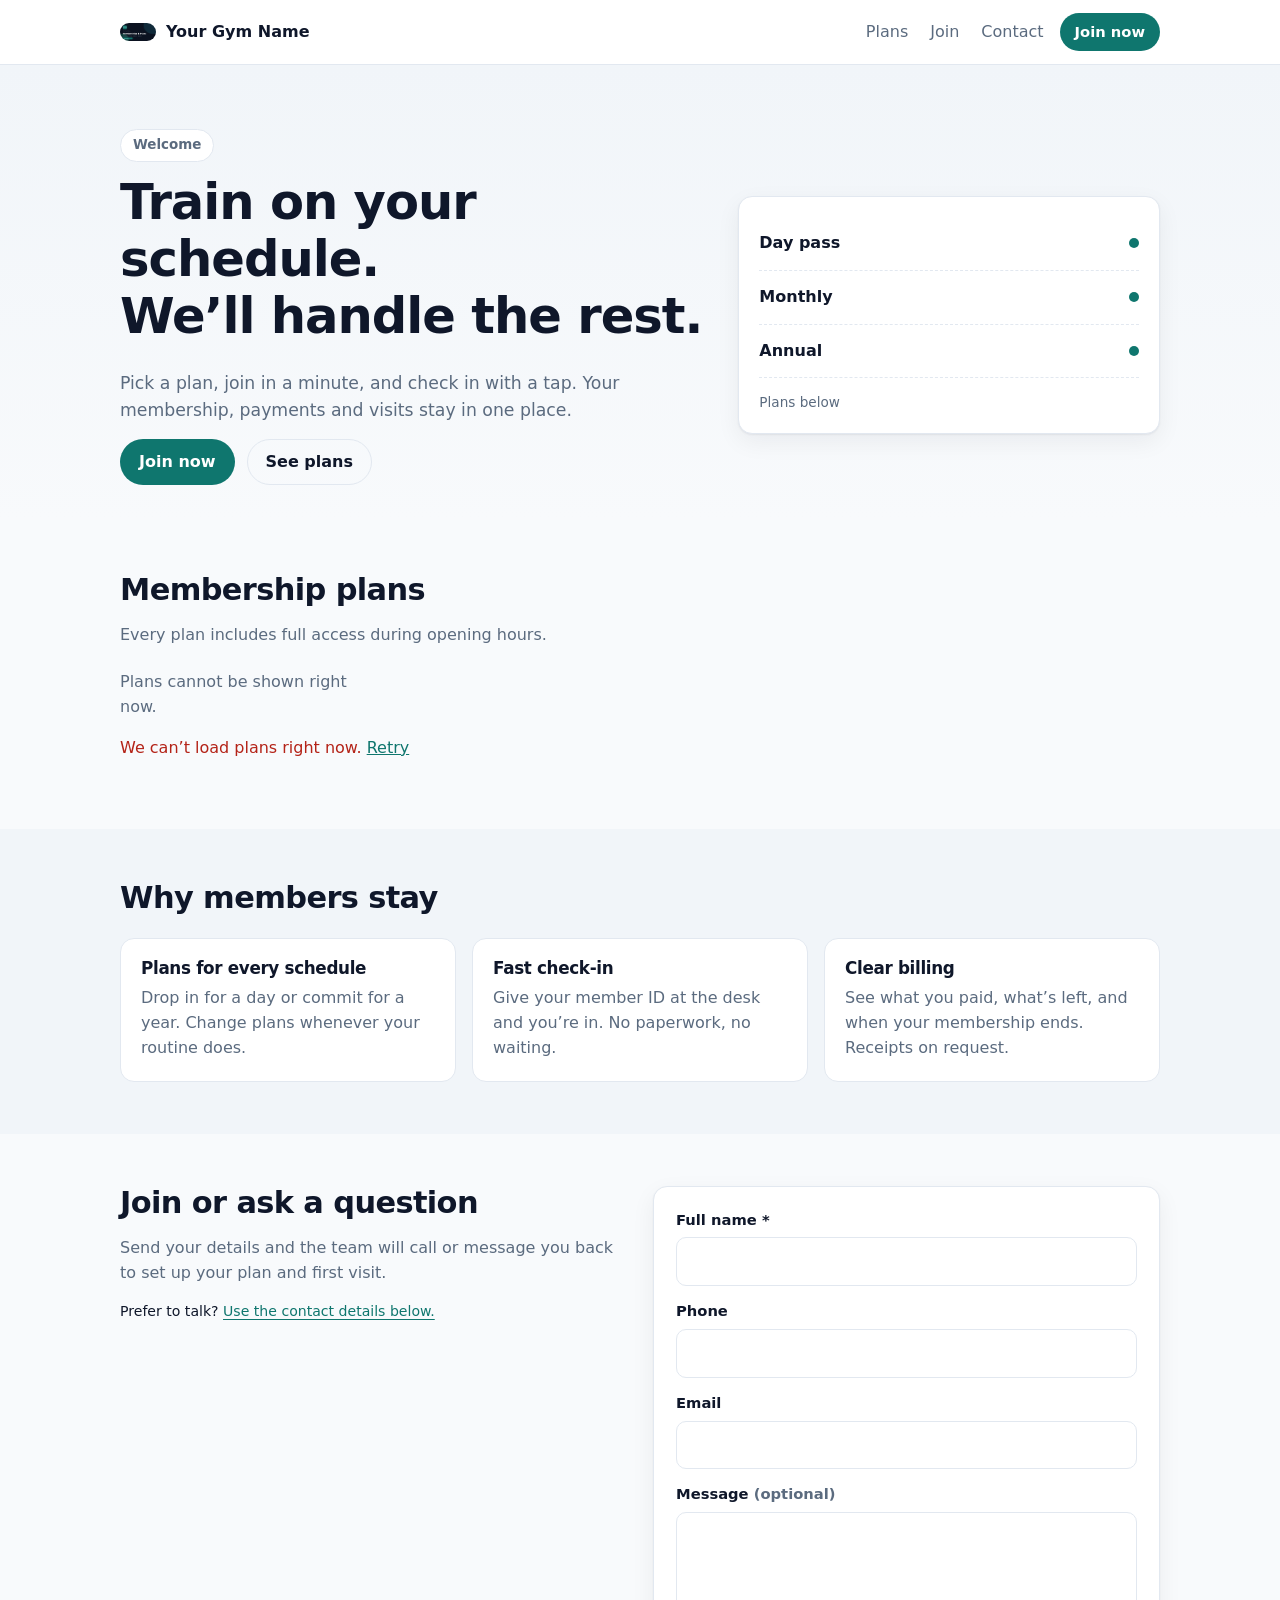
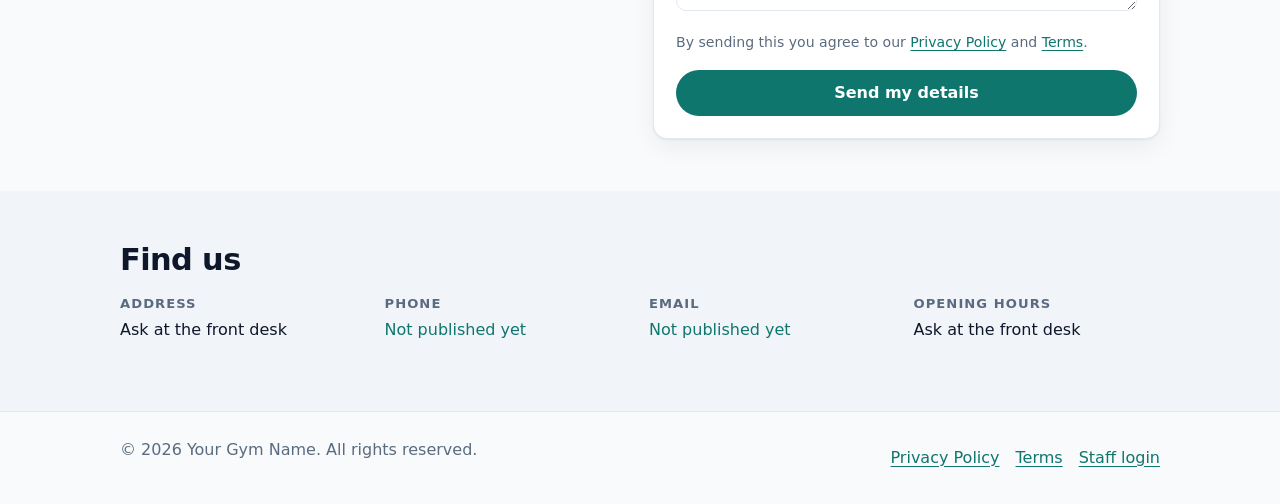
<file: index.html>
<!DOCTYPE html>
<html lang="en">
<head>
  <meta charset="utf-8" />
  <meta name="viewport" content="width=device-width, initial-scale=1" />
  <title>Memberships &amp; Plans | Gym</title>
  <meta name="description" content="See membership plans, opening hours and join the gym. Ask a question or reserve your spot online." />
  <meta name="theme-color" content="#0f172a" />

  <meta property="og:type" content="website" />
  <meta property="og:title" content="Memberships &amp; Plans | Gym" />
  <meta property="og:description" content="Flexible day, monthly and annual memberships. Join online in a minute." />
  <meta property="og:image" content="/og-image.png" />
  <meta property="og:url" content="/" />
  <meta name="twitter:card" content="summary_large_image" />

  <link rel="icon" href="/favicon.ico" sizes="any" />
  <link rel="icon" href="/favicon.svg" type="image/svg+xml" />
  <link rel="apple-touch-icon" href="/apple-touch-icon.png" />

  <link rel="stylesheet" href="/styles.css" />
</head>
<body>
  <a class="skip" href="#main">Skip to content</a>

  <header class="site-header">
    <div class="wrap header-inner">
      <a class="brand" href="/" aria-label="Home">
        <img id="brand-logo" class="brand-logo" src="/og-image.png" alt="" width="36" height="36" />
        <span id="brand-name">Your Gym Name</span>
      </a>
      <nav aria-label="Main">
        <ul class="nav-list">
          <li><a href="#plans">Plans</a></li>
          <li><a href="#join">Join</a></li>
          <li><a href="#contact">Contact</a></li>
        </ul>
      </nav>
      <a class="btn btn-primary btn-sm" href="#join">Join now</a>
    </div>
  </header>

  <main id="main">
    <section class="hero">
      <div class="wrap hero-inner">
        <div class="hero-copy">
          <p class="eyebrow" id="hero-hours">Opening hours loading…</p>
          <h1>Train on your schedule.<br />We&rsquo;ll handle the rest.</h1>
          <p class="lede">
            Pick a plan, join in a minute, and check in with a tap. Your membership,
            payments and visits stay in one place.
          </p>
          <div class="hero-actions">
            <a class="btn btn-primary" href="#join">Join now</a>
            <a class="btn btn-ghost" href="#plans">See plans</a>
          </div>
          <p class="hero-note" id="hero-contact">Contact details load from your gym settings.</p>
        </div>
        <div class="hero-card" aria-hidden="true">
          <div class="hero-card-row"><span>Day pass</span><span class="dot"></span></div>
          <div class="hero-card-row"><span>Monthly</span><span class="dot"></span></div>
          <div class="hero-card-row"><span>Annual</span><span class="dot"></span></div>
          <p class="hero-card-foot">Plans below</p>
        </div>
      </div>
    </section>

    <section class="section" id="plans" aria-labelledby="plans-title">
      <div class="wrap">
        <h2 id="plans-title">Membership plans</h2>
        <p class="section-lede">Every plan includes full access during opening hours.</p>
        <div id="plans-grid" class="plans-grid" aria-live="polite">
          <div class="skeleton-card"></div>
          <div class="skeleton-card"></div>
          <div class="skeleton-card"></div>
        </div>
        <p id="plans-error" class="form-error" hidden>
          We can&rsquo;t load plans right now. <button type="button" class="link-btn" id="retry-plans">Retry</button>
        </p>
      </div>
    </section>

    <section class="section section-alt" aria-labelledby="why-title">
      <div class="wrap">
        <h2 id="why-title">Why members stay</h2>
        <div class="features">
          <div class="feature">
            <h3>Plans for every schedule</h3>
            <p>Drop in for a day or commit for a year. Change plans whenever your routine does.</p>
          </div>
          <div class="feature">
            <h3>Fast check-in</h3>
            <p>Give your member ID at the desk and you&rsquo;re in. No paperwork, no waiting.</p>
          </div>
          <div class="feature">
            <h3>Clear billing</h3>
            <p>See what you paid, what&rsquo;s left, and when your membership ends. Receipts on request.</p>
          </div>
        </div>
      </div>
    </section>

    <section class="section" id="join" aria-labelledby="join-title">
      <div class="wrap join-wrap">
        <div>
          <h2 id="join-title">Join or ask a question</h2>
          <p class="section-lede">
            Send your details and the team will call or message you back to set up your plan and first visit.
          </p>
          <p class="small">Prefer to talk? <a id="join-phone" href="#contact">Use the contact details below.</a></p>
        </div>

        <form id="join-form" class="card form" novalidate>
          <div class="field">
            <label for="full_name">Full name <span aria-hidden="true">*</span></label>
            <input id="full_name" name="full_name" type="text" autocomplete="name" required maxlength="80" />
            <p class="field-error" data-error-for="full_name" hidden></p>
          </div>
          <div class="field">
            <label for="phone">Phone</label>
            <input id="phone" name="phone" type="tel" autocomplete="tel" inputmode="tel" maxlength="32" />
            <p class="field-error" data-error-for="phone" hidden></p>
          </div>
          <div class="field">
            <label for="email">Email</label>
            <input id="email" name="email" type="email" autocomplete="email" maxlength="120" />
            <p class="field-error" data-error-for="email" hidden></p>
          </div>
          <div class="field">
            <label for="message">Message <span class="muted">(optional)</span></label>
            <textarea id="message" name="message" rows="3" maxlength="500"></textarea>
            <p class="field-error" data-error-for="message" hidden></p>
          </div>
          <p class="small muted">
            By sending this you agree to our <a href="/privacy">Privacy Policy</a> and <a href="/terms">Terms</a>.
          </p>
          <button id="join-submit" class="btn btn-primary btn-block" type="submit">Send my details</button>
          <p id="join-status" class="form-error" role="alert" hidden></p>
        </form>
      </div>
    </section>

    <section class="section section-alt" id="contact" aria-labelledby="contact-title">
      <div class="wrap">
        <h2 id="contact-title">Find us</h2>
        <div class="contact-grid">
          <div>
            <h3>Address</h3>
            <p id="c-address">Loading…</p>
          </div>
          <div>
            <h3>Phone</h3>
            <p><a id="c-phone" href="#">Loading…</a></p>
          </div>
          <div>
            <h3>Email</h3>
            <p><a id="c-email" href="#">Loading…</a></p>
          </div>
          <div>
            <h3>Opening hours</h3>
            <p id="c-hours">Loading…</p>
          </div>
        </div>
        <p class="small" id="c-social"></p>
      </div>
    </section>
  </main>

  <footer class="site-footer">
    <div class="wrap footer-inner">
      <p>&copy; <span id="year">2026</span> <span id="footer-name">Your Gym Name</span>. All rights reserved.</p>
      <nav aria-label="Legal">
        <ul class="footer-links">
          <li><a href="/privacy">Privacy Policy</a></li>
          <li><a href="/terms">Terms</a></li>
          <li><a href="/admin">Staff login</a></li>
        </ul>
      </nav>
    </div>
  </footer>

  <div class="sticky-cta">
    <a class="btn btn-primary btn-block" href="#join">Join now</a>
  </div>

  <script src="/config.js"></script>
  <script src="/public.js"></script>
</body>
</html>
</file>
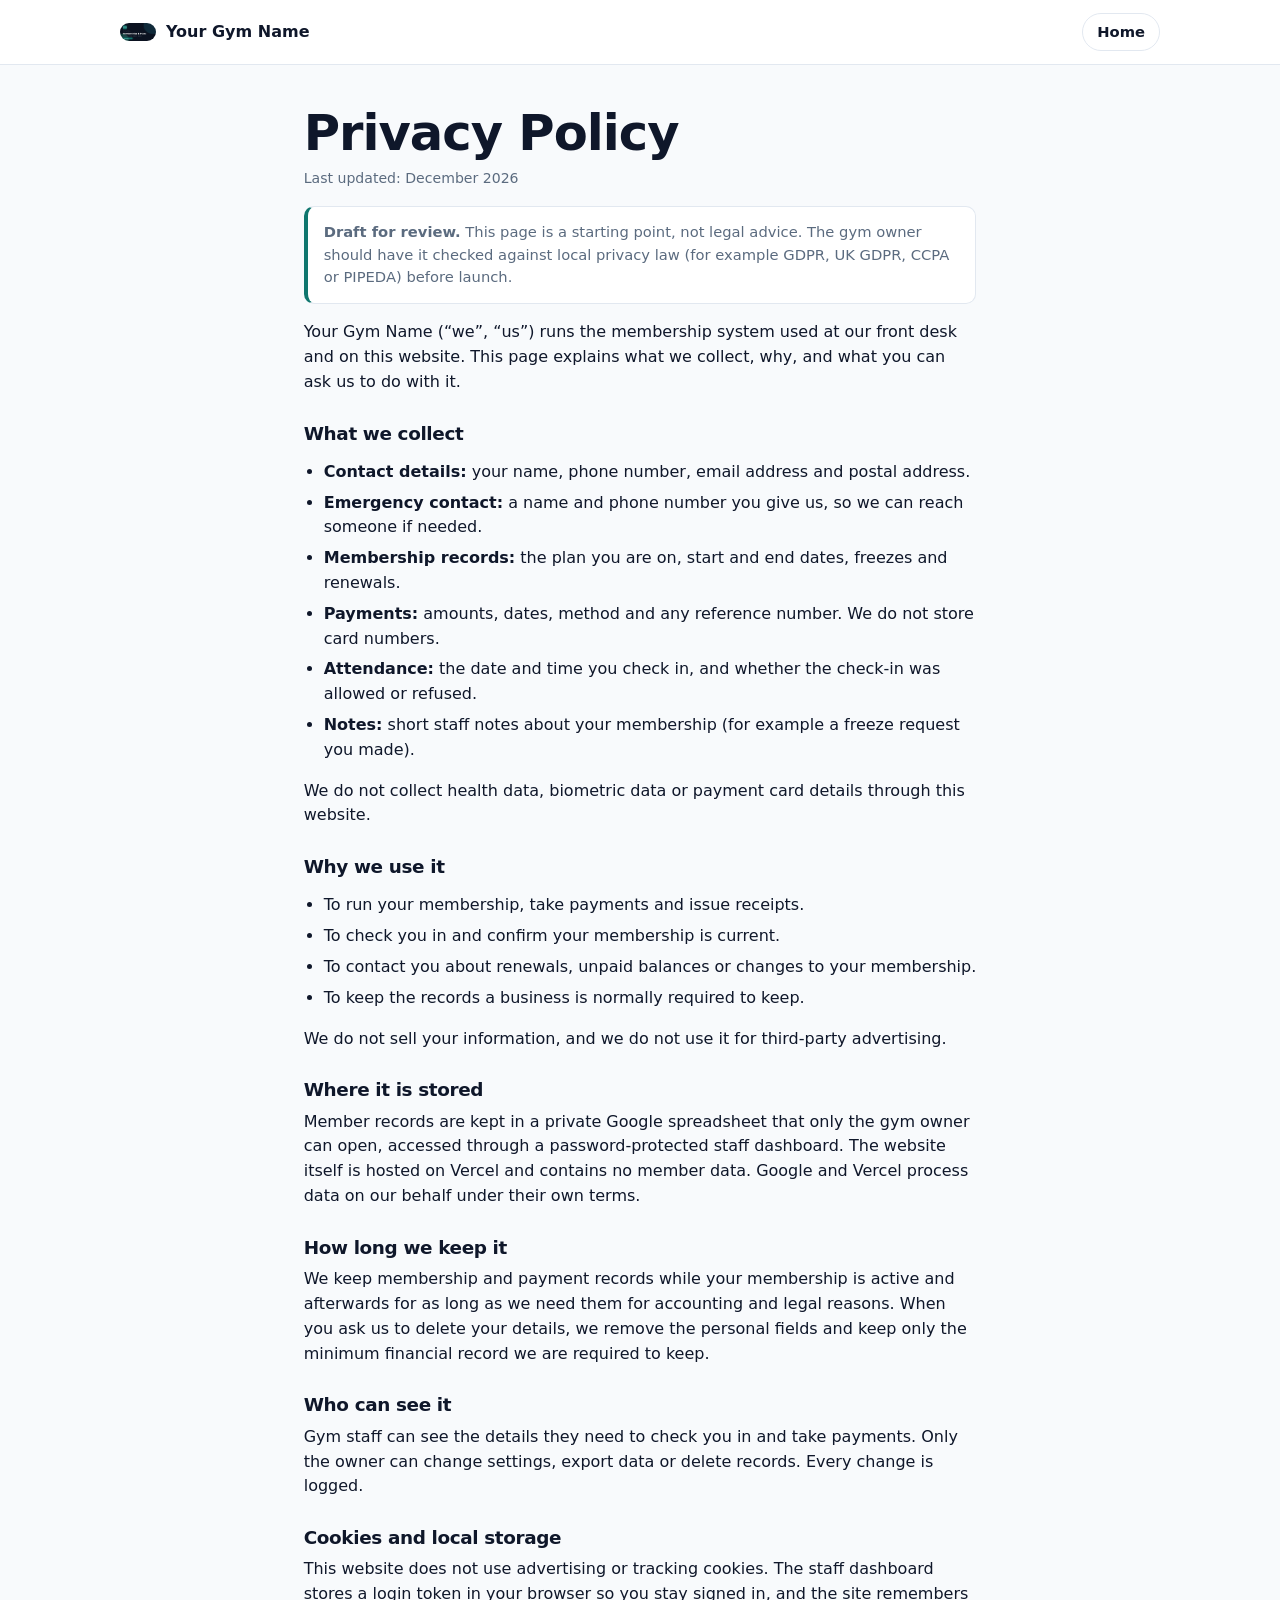
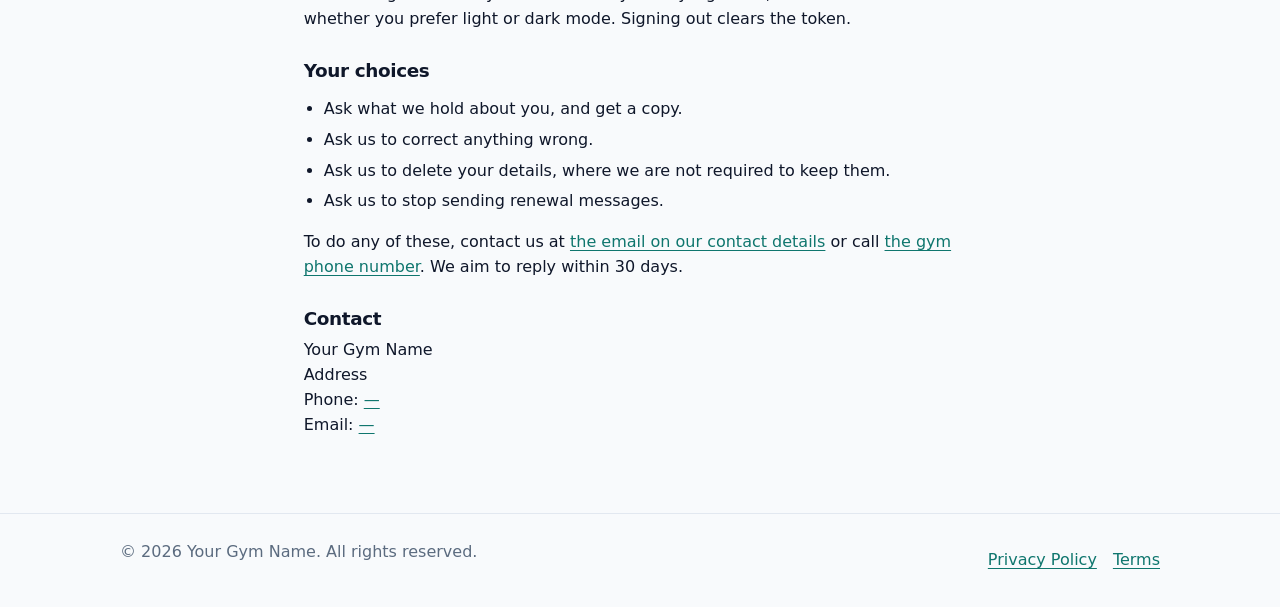
<file: privacy.html>
<!DOCTYPE html>
<html lang="en">
<head>
  <meta charset="utf-8" />
  <meta name="viewport" content="width=device-width, initial-scale=1" />
  <title>Privacy Policy | Gym</title>
  <meta name="description" content="How the gym collects, uses and stores member information." />
  <meta property="og:title" content="Privacy Policy" />
  <meta property="og:description" content="How we collect, use and store your information." />
  <meta property="og:image" content="/og-image.png" />
  <link rel="icon" href="/favicon.ico" sizes="any" />
  <link rel="icon" href="/favicon.svg" type="image/svg+xml" />
  <link rel="apple-touch-icon" href="/apple-touch-icon.png" />
  <link rel="stylesheet" href="/styles.css" />
</head>
<body>
  <header class="site-header">
    <div class="wrap header-inner">
      <a class="brand" href="/" aria-label="Home">
        <img class="brand-logo" src="/og-image.png" alt="" width="36" height="36" />
        <span data-gym="name">Your Gym Name</span>
      </a>
      <a class="btn btn-ghost btn-sm" href="/">Home</a>
    </div>
  </header>

  <main class="page">
    <div class="wrap page-body">
      <h1>Privacy Policy</h1>
      <p class="updated">Last updated: <span id="updated">—</span></p>

      <p class="notice">
        <strong>Draft for review.</strong> This page is a starting point, not legal advice. The gym owner should
        have it checked against local privacy law (for example GDPR, UK GDPR, CCPA or PIPEDA) before launch.
      </p>

      <p>
        <span data-gym="name">Your Gym Name</span> (&ldquo;we&rdquo;, &ldquo;us&rdquo;) runs the membership system used at our
        front desk and on this website. This page explains what we collect, why, and what you can ask us to do with it.
      </p>

      <h2>What we collect</h2>
      <ul>
        <li><strong>Contact details:</strong> your name, phone number, email address and postal address.</li>
        <li><strong>Emergency contact:</strong> a name and phone number you give us, so we can reach someone if needed.</li>
        <li><strong>Membership records:</strong> the plan you are on, start and end dates, freezes and renewals.</li>
        <li><strong>Payments:</strong> amounts, dates, method and any reference number. We do not store card numbers.</li>
        <li><strong>Attendance:</strong> the date and time you check in, and whether the check-in was allowed or refused.</li>
        <li><strong>Notes:</strong> short staff notes about your membership (for example a freeze request you made).</li>
      </ul>
      <p>We do not collect health data, biometric data or payment card details through this website.</p>

      <h2>Why we use it</h2>
      <ul>
        <li>To run your membership, take payments and issue receipts.</li>
        <li>To check you in and confirm your membership is current.</li>
        <li>To contact you about renewals, unpaid balances or changes to your membership.</li>
        <li>To keep the records a business is normally required to keep.</li>
      </ul>
      <p>We do not sell your information, and we do not use it for third-party advertising.</p>

      <h2>Where it is stored</h2>
      <p>
        Member records are kept in a private Google spreadsheet that only the gym owner can open, accessed through a
        password-protected staff dashboard. The website itself is hosted on Vercel and contains no member data.
        Google and Vercel process data on our behalf under their own terms.
      </p>

      <h2>How long we keep it</h2>
      <p>
        We keep membership and payment records while your membership is active and afterwards for as long as we need
        them for accounting and legal reasons. When you ask us to delete your details, we remove the personal fields
        and keep only the minimum financial record we are required to keep.
      </p>

      <h2>Who can see it</h2>
      <p>
        Gym staff can see the details they need to check you in and take payments. Only the owner can change settings,
        export data or delete records. Every change is logged.
      </p>

      <h2>Cookies and local storage</h2>
      <p>
        This website does not use advertising or tracking cookies. The staff dashboard stores a login token in your
        browser so you stay signed in, and the site remembers whether you prefer light or dark mode. Signing out clears
        the token.
      </p>

      <h2>Your choices</h2>
      <ul>
        <li>Ask what we hold about you, and get a copy.</li>
        <li>Ask us to correct anything wrong.</li>
        <li>Ask us to delete your details, where we are not required to keep them.</li>
        <li>Ask us to stop sending renewal messages.</li>
      </ul>
      <p>
        To do any of these, contact us at <a data-gym="email" href="#">the email on our contact details</a>
        or call <a data-gym="phone" href="#">the gym phone number</a>. We aim to reply within 30 days.
      </p>

      <h2>Contact</h2>
      <p>
        <span data-gym="name">Your Gym Name</span><br />
        <span data-gym="address">Address</span><br />
        Phone: <a data-gym="phone" href="#">—</a><br />
        Email: <a data-gym="email" href="#">—</a>
      </p>
    </div>
  </main>

  <footer class="site-footer">
    <div class="wrap footer-inner">
      <p>&copy; <span id="year">2026</span> <span data-gym="name">Your Gym Name</span>. All rights reserved.</p>
      <nav aria-label="Legal">
        <ul class="footer-links">
          <li><a href="/privacy">Privacy Policy</a></li>
          <li><a href="/terms">Terms</a></li>
        </ul>
      </nav>
    </div>
  </footer>

  <script src="/config.js"></script>
  <script>
    (function () {
      var year = document.getElementById('year');
      if (year) year.textContent = new Date().getFullYear();
      var updated = document.getElementById('updated');
      if (updated) updated.textContent = new Date().toLocaleDateString(undefined, { month: 'long', year: 'numeric' });

      function fill(gym) {
        if (!gym) return;
        function setAll(sel, value, isLink, prefix) {
          Array.prototype.forEach.call(document.querySelectorAll(sel), function (n) {
            if (isLink) {
              if (!value) return;
              n.href = prefix + value;
              if (!n.textContent || n.textContent === '—') n.textContent = value;
            } else if (value) {
              n.textContent = value;
            }
          });
        }
        setAll('[data-gym="name"]', gym.gym_name);
        setAll('[data-gym="address"]', gym.contact_address);
        setAll('[data-gym="email"]', gym.contact_email, true, 'mailto:');
        setAll('[data-gym="phone"]', gym.contact_phone, true, 'tel:');
        if (gym.gym_name) document.title = 'Privacy Policy | ' + gym.gym_name;
      }

      var API = window.GYM_CONFIG && window.GYM_CONFIG.API_URL;
      if (!API || API.indexOf('PASTE_') === 0) { fill(window.GYM_CONFIG && window.GYM_CONFIG.FALLBACK); return; }
      fetch(API, {
        method: 'POST',
        headers: { 'Content-Type': 'text/plain;charset=utf-8' },
        body: JSON.stringify({ action: 'public_config', payload: {} })
      }).then(function (r) { return r.json(); }).then(function (data) {
        fill(data && data.ok ? data.data.gym : null);
      }).catch(function () { fill(window.GYM_CONFIG && window.GYM_CONFIG.FALLBACK); });
    })();
  </script>
</body>
</html>
</file>
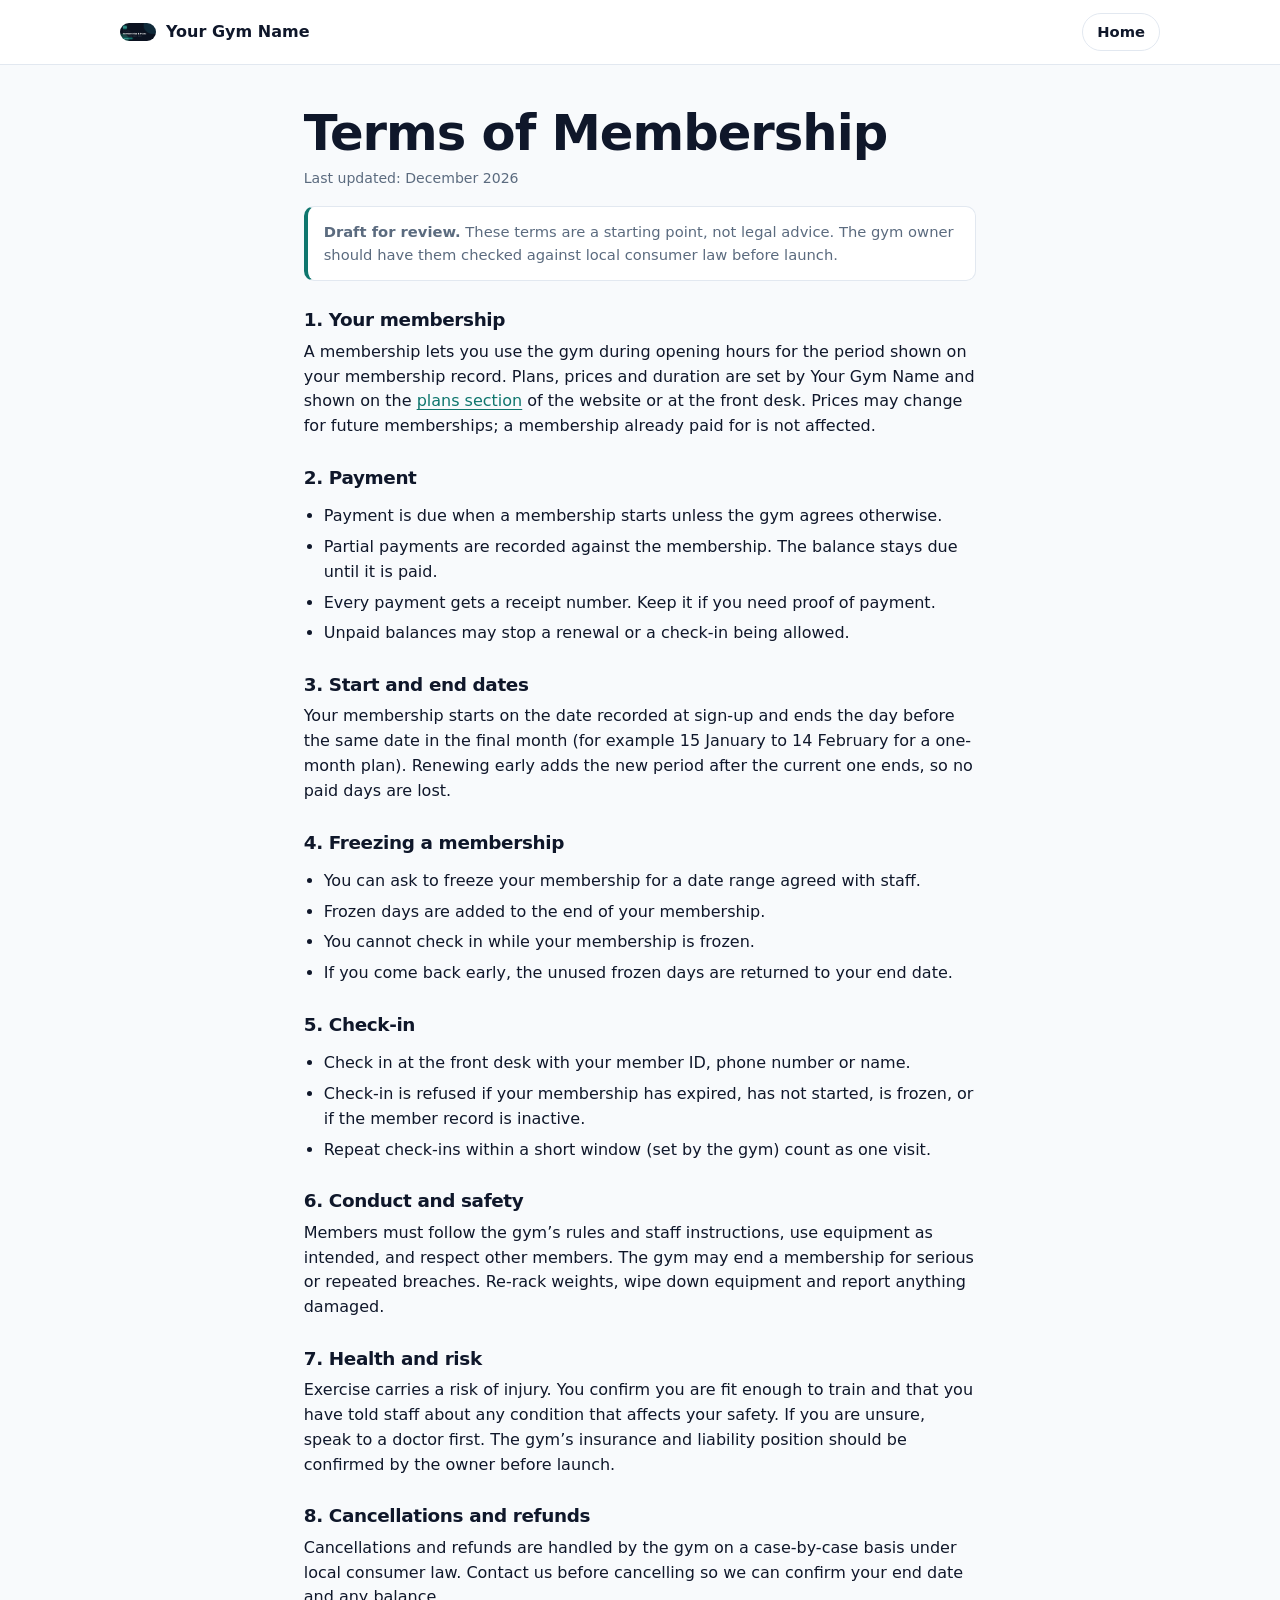
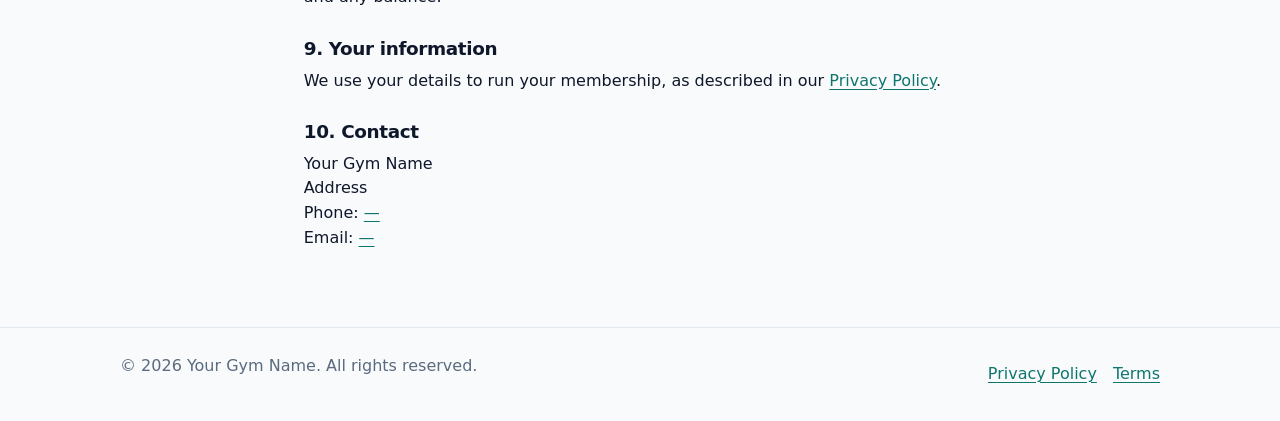
<file: terms.html>
<!DOCTYPE html>
<html lang="en">
<head>
  <meta charset="utf-8" />
  <meta name="viewport" content="width=device-width, initial-scale=1" />
  <title>Terms of Membership | Gym</title>
  <meta name="description" content="Membership terms for the gym, including payments, freezes and check-in rules." />
  <meta property="og:title" content="Terms of Membership" />
  <meta property="og:description" content="Membership terms, payments, freezes and check-in rules." />
  <meta property="og:image" content="/og-image.png" />
  <link rel="icon" href="/favicon.ico" sizes="any" />
  <link rel="icon" href="/favicon.svg" type="image/svg+xml" />
  <link rel="apple-touch-icon" href="/apple-touch-icon.png" />
  <link rel="stylesheet" href="/styles.css" />
</head>
<body>
  <header class="site-header">
    <div class="wrap header-inner">
      <a class="brand" href="/" aria-label="Home">
        <img class="brand-logo" src="/og-image.png" alt="" width="36" height="36" />
        <span data-gym="name">Your Gym Name</span>
      </a>
      <a class="btn btn-ghost btn-sm" href="/">Home</a>
    </div>
  </header>

  <main class="page">
    <div class="wrap page-body">
      <h1>Terms of Membership</h1>
      <p class="updated">Last updated: <span id="updated">—</span></p>

      <p class="notice">
        <strong>Draft for review.</strong> These terms are a starting point, not legal advice. The gym owner should
        have them checked against local consumer law before launch.
      </p>

      <h2>1. Your membership</h2>
      <p>
        A membership lets you use the gym during opening hours for the period shown on your membership record.
        Plans, prices and duration are set by <span data-gym="name">Your Gym Name</span> and shown on the
        <a href="/#plans">plans section</a> of the website or at the front desk. Prices may change for future
        memberships; a membership already paid for is not affected.
      </p>

      <h2>2. Payment</h2>
      <ul>
        <li>Payment is due when a membership starts unless the gym agrees otherwise.</li>
        <li>Partial payments are recorded against the membership. The balance stays due until it is paid.</li>
        <li>Every payment gets a receipt number. Keep it if you need proof of payment.</li>
        <li>Unpaid balances may stop a renewal or a check-in being allowed.</li>
      </ul>

      <h2>3. Start and end dates</h2>
      <p>
        Your membership starts on the date recorded at sign-up and ends the day before the same date in the final
        month (for example 15 January to 14 February for a one-month plan). Renewing early adds the new period after
        the current one ends, so no paid days are lost.
      </p>

      <h2>4. Freezing a membership</h2>
      <ul>
        <li>You can ask to freeze your membership for a date range agreed with staff.</li>
        <li>Frozen days are added to the end of your membership.</li>
        <li>You cannot check in while your membership is frozen.</li>
        <li>If you come back early, the unused frozen days are returned to your end date.</li>
      </ul>

      <h2>5. Check-in</h2>
      <ul>
        <li>Check in at the front desk with your member ID, phone number or name.</li>
        <li>Check-in is refused if your membership has expired, has not started, is frozen, or if the member record is inactive.</li>
        <li>Repeat check-ins within a short window (set by the gym) count as one visit.</li>
      </ul>

      <h2>6. Conduct and safety</h2>
      <p>
        Members must follow the gym&rsquo;s rules and staff instructions, use equipment as intended, and respect other
        members. The gym may end a membership for serious or repeated breaches. Re-rack weights, wipe down equipment
        and report anything damaged.
      </p>

      <h2>7. Health and risk</h2>
      <p>
        Exercise carries a risk of injury. You confirm you are fit enough to train and that you have told staff about
        any condition that affects your safety. If you are unsure, speak to a doctor first. The gym&rsquo;s insurance
        and liability position should be confirmed by the owner before launch.
      </p>

      <h2>8. Cancellations and refunds</h2>
      <p>
        Cancellations and refunds are handled by the gym on a case-by-case basis under local consumer law. Contact us
        before cancelling so we can confirm your end date and any balance.
      </p>

      <h2>9. Your information</h2>
      <p>
        We use your details to run your membership, as described in our <a href="/privacy">Privacy Policy</a>.
      </p>

      <h2>10. Contact</h2>
      <p>
        <span data-gym="name">Your Gym Name</span><br />
        <span data-gym="address">Address</span><br />
        Phone: <a data-gym="phone" href="#">—</a><br />
        Email: <a data-gym="email" href="#">—</a>
      </p>
    </div>
  </main>

  <footer class="site-footer">
    <div class="wrap footer-inner">
      <p>&copy; <span id="year">2026</span> <span data-gym="name">Your Gym Name</span>. All rights reserved.</p>
      <nav aria-label="Legal">
        <ul class="footer-links">
          <li><a href="/privacy">Privacy Policy</a></li>
          <li><a href="/terms">Terms</a></li>
        </ul>
      </nav>
    </div>
  </footer>

  <script src="/config.js"></script>
  <script>
    (function () {
      var year = document.getElementById('year');
      if (year) year.textContent = new Date().getFullYear();
      var updated = document.getElementById('updated');
      if (updated) updated.textContent = new Date().toLocaleDateString(undefined, { month: 'long', year: 'numeric' });

      function fill(gym) {
        if (!gym) return;
        function setAll(sel, value, isLink, prefix) {
          Array.prototype.forEach.call(document.querySelectorAll(sel), function (n) {
            if (isLink) {
              if (!value) return;
              n.href = prefix + value;
              if (!n.textContent || n.textContent === '—') n.textContent = value;
            } else if (value) {
              n.textContent = value;
            }
          });
        }
        setAll('[data-gym="name"]', gym.gym_name);
        setAll('[data-gym="address"]', gym.contact_address);
        setAll('[data-gym="email"]', gym.contact_email, true, 'mailto:');
        setAll('[data-gym="phone"]', gym.contact_phone, true, 'tel:');
        if (gym.gym_name) document.title = 'Terms of Membership | ' + gym.gym_name;
      }

      var API = window.GYM_CONFIG && window.GYM_CONFIG.API_URL;
      if (!API || API.indexOf('PASTE_') === 0) { fill(window.GYM_CONFIG && window.GYM_CONFIG.FALLBACK); return; }
      fetch(API, {
        method: 'POST',
        headers: { 'Content-Type': 'text/plain;charset=utf-8' },
        body: JSON.stringify({ action: 'public_config', payload: {} })
      }).then(function (r) { return r.json(); }).then(function (data) {
        fill(data && data.ok ? data.data.gym : null);
      }).catch(function () { fill(window.GYM_CONFIG && window.GYM_CONFIG.FALLBACK); });
    })();
  </script>
</body>
</html>
</file>
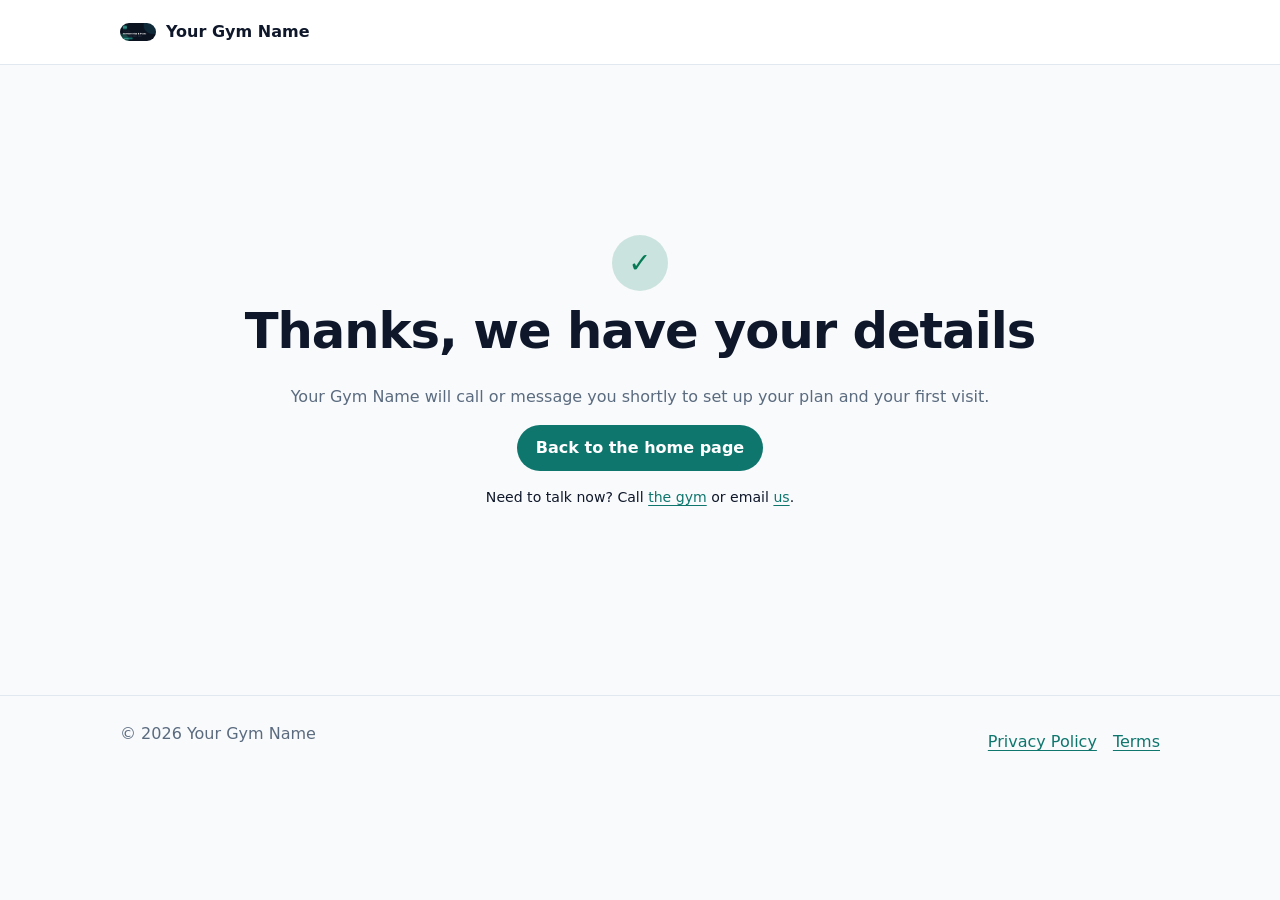
<file: thank-you.html>
<!DOCTYPE html>
<html lang="en">
<head>
  <meta charset="utf-8" />
  <meta name="viewport" content="width=device-width, initial-scale=1" />
  <title>Thanks, we have your details | Gym</title>
  <meta name="description" content="Your details were sent to the gym. The team will be in touch shortly." />
  <meta name="robots" content="noindex" />
  <meta property="og:title" content="Thanks, we have your details" />
  <meta property="og:image" content="/og-image.png" />
  <link rel="icon" href="/favicon.ico" sizes="any" />
  <link rel="icon" href="/favicon.svg" type="image/svg+xml" />
  <link rel="apple-touch-icon" href="/apple-touch-icon.png" />
  <link rel="stylesheet" href="/styles.css" />
</head>
<body>
  <header class="site-header">
    <div class="wrap header-inner">
      <a class="brand" href="/" aria-label="Home">
        <img class="brand-logo" src="/og-image.png" alt="" width="36" height="36" />
        <span data-gym="name">Your Gym Name</span>
      </a>
    </div>
  </header>

  <main class="center-page">
    <div>
      <div class="tick" aria-hidden="true">✓</div>
      <h1>Thanks, we have your details</h1>
      <p class="muted">
        <span data-gym="name">Your Gym Name</span> will call or message you shortly to set up your plan and your first visit.
      </p>
      <p>
        <a class="btn btn-primary" href="/">Back to the home page</a>
      </p>
      <p class="small">
        Need to talk now? Call <a data-gym="phone" href="#">the gym</a> or email
        <a data-gym="email" href="#">us</a>.
      </p>
      <p class="small muted" id="hours"></p>
    </div>
  </main>

  <footer class="site-footer">
    <div class="wrap footer-inner">
      <p>&copy; <span id="year">2026</span> <span data-gym="name">Your Gym Name</span></p>
      <nav aria-label="Legal">
        <ul class="footer-links">
          <li><a href="/privacy">Privacy Policy</a></li>
          <li><a href="/terms">Terms</a></li>
        </ul>
      </nav>
    </div>
  </footer>

  <script src="/config.js"></script>
  <script>
    (function () {
      var year = document.getElementById('year');
      if (year) year.textContent = new Date().getFullYear();

      function fill(gym) {
        if (!gym) return;
        function setAll(sel, value, isLink, prefix) {
          Array.prototype.forEach.call(document.querySelectorAll(sel), function (n) {
            if (isLink) {
              if (!value) return;
              n.href = prefix + value;
              if (!n.textContent || n.textContent === '—') n.textContent = value;
            } else if (value) {
              n.textContent = value;
            }
          });
        }
        setAll('[data-gym="name"]', gym.gym_name);
        setAll('[data-gym="email"]', gym.contact_email, true, 'mailto:');
        setAll('[data-gym="phone"]', gym.contact_phone, true, 'tel:');
        var hours = document.getElementById('hours');
        if (hours && gym.opening_hours) hours.textContent = 'Open ' + gym.opening_hours;
        if (gym.gym_name) document.title = 'Thanks, we have your details | ' + gym.gym_name;
      }

      var API = window.GYM_CONFIG && window.GYM_CONFIG.API_URL;
      if (!API || API.indexOf('PASTE_') === 0) { fill(window.GYM_CONFIG && window.GYM_CONFIG.FALLBACK); return; }
      fetch(API, {
        method: 'POST',
        headers: { 'Content-Type': 'text/plain;charset=utf-8' },
        body: JSON.stringify({ action: 'public_config', payload: {} })
      }).then(function (r) { return r.json(); }).then(function (data) {
        fill(data && data.ok ? data.data.gym : null);
      }).catch(function () { fill(window.GYM_CONFIG && window.GYM_CONFIG.FALLBACK); });
    })();
  </script>
</body>
</html>
</file>
<file: styles.css>
/* styles.css - public site styles for gym-tracker */
:root {
  --bg: #f8fafc;
  --surface: #ffffff;
  --surface-alt: #f1f5f9;
  --text: #0f172a;
  --muted: #5b6b7f;
  --line: #e2e8f0;
  --brand: #0f766e;
  --brand-strong: #115e59;
  --brand-contrast: #ffffff;
  --danger: #b42318;
  --ok: #057a55;
  --radius: 14px;
  --radius-sm: 10px;
  --shadow: 0 1px 2px rgba(15, 23, 42, .06), 0 8px 24px rgba(15, 23, 42, .06);
  --max: 1080px;
  color-scheme: light;
}
html[data-theme="dark"] {
  --bg: #0b1220;
  --surface: #111a2b;
  --surface-alt: #0f172a;
  --text: #e8eef7;
  --muted: #9aa9bd;
  --line: #22314a;
  --brand: #2dd4bf;
  --brand-strong: #5eead4;
  --brand-contrast: #04211d;
  --danger: #fda29b;
  --ok: #6ee7b7;
  --shadow: 0 1px 2px rgba(0, 0, 0, .4), 0 10px 30px rgba(0, 0, 0, .35);
  color-scheme: dark;
}

* { box-sizing: border-box; }
[hidden] { display: none !important; }
html { scroll-behavior: smooth; }
body {
  margin: 0;
  background: var(--bg);
  color: var(--text);
  font-family: system-ui, -apple-system, "Segoe UI", Roboto, Helvetica, Arial, sans-serif;
  font-size: 16px;
  line-height: 1.55;
  -webkit-font-smoothing: antialiased;
}
img { max-width: 100%; height: auto; }
a { color: var(--brand); text-underline-offset: 3px; }
a:hover { color: var(--brand-strong); }
h1, h2, h3 { line-height: 1.15; margin: 0 0 .5em; letter-spacing: -.02em; }
h1 { font-size: clamp(2rem, 5vw, 3.1rem); }
h2 { font-size: clamp(1.4rem, 3vw, 1.9rem); }
h3 { font-size: 1.05rem; }
p { margin: 0 0 1rem; }

.wrap { width: 100%; max-width: var(--max); margin: 0 auto; padding: 0 20px; }
.skip {
  position: absolute; left: -9999px; top: 0; background: var(--surface);
  padding: 10px 14px; z-index: 50; border-radius: 0 0 var(--radius-sm) 0;
}
.skip:focus { left: 0; }
:focus-visible { outline: 3px solid var(--brand); outline-offset: 2px; border-radius: 6px; }

/* Header */
.site-header {
  position: sticky; top: 0; z-index: 30;
  background: color-mix(in srgb, var(--surface) 92%, transparent);
  backdrop-filter: saturate(140%) blur(10px);
  border-bottom: 1px solid var(--line);
}
.header-inner { display: flex; align-items: center; gap: 16px; min-height: 64px; }
.brand {
  display: inline-flex; align-items: center; gap: 10px;
  font-weight: 700; color: var(--text); text-decoration: none; margin-right: auto;
}
.brand-logo { border-radius: 9px; object-fit: cover; background: var(--surface-alt); }
.nav-list { display: none; gap: 22px; list-style: none; margin: 0; padding: 0; }
.nav-list a { color: var(--muted); text-decoration: none; font-weight: 500; }
.nav-list a:hover { color: var(--text); }

/* Buttons */
.btn {
  display: inline-flex; align-items: center; justify-content: center; gap: 8px;
  min-height: 46px; padding: 0 18px; border-radius: 999px;
  font: inherit; font-weight: 600; text-decoration: none; cursor: pointer;
  border: 1px solid transparent; transition: transform .12s ease, background .12s ease;
}
.btn:active { transform: translateY(1px); }
.btn-primary { background: var(--brand); color: var(--brand-contrast); }
.btn-primary:hover { background: var(--brand-strong); color: var(--brand-contrast); }
.btn-ghost { background: transparent; border-color: var(--line); color: var(--text); }
.btn-ghost:hover { background: var(--surface-alt); color: var(--text); }
.btn-sm { min-height: 38px; padding: 0 14px; font-size: .92rem; }
.btn-block { width: 100%; }
.btn[disabled] { opacity: .6; cursor: progress; }
.link-btn {
  background: none; border: 0; padding: 0; font: inherit; color: var(--brand);
  text-decoration: underline; cursor: pointer;
}

/* Hero */
.hero { padding: 44px 0 8px; background: linear-gradient(180deg, var(--surface-alt), var(--bg)); }
.hero-inner { display: grid; gap: 28px; }
.eyebrow {
  display: inline-block; margin: 0 0 12px; padding: 5px 12px;
  background: var(--surface); border: 1px solid var(--line); border-radius: 999px;
  color: var(--muted); font-size: .84rem; font-weight: 600;
}
.lede { font-size: 1.08rem; color: var(--muted); max-width: 52ch; }
.hero-actions { display: flex; flex-wrap: wrap; gap: 12px; margin: 8px 0 16px; }
.hero-note { color: var(--muted); font-size: .9rem; }
.hero-card {
  display: none; background: var(--surface); border: 1px solid var(--line);
  border-radius: var(--radius); padding: 20px; box-shadow: var(--shadow);
}
.hero-card-row {
  display: flex; justify-content: space-between; align-items: center;
  padding: 14px 0; border-bottom: 1px dashed var(--line); font-weight: 600;
}
.hero-card-row .dot { width: 10px; height: 10px; border-radius: 50%; background: var(--brand); }
.hero-card-foot { margin: 14px 0 0; color: var(--muted); font-size: .85rem; }

/* Sections */
.section { padding: 52px 0; }
.section-alt { background: var(--surface-alt); }
.section-lede { color: var(--muted); max-width: 60ch; }
.small { font-size: .88rem; }
.muted { color: var(--muted); }

/* Plans */
.plans-grid { display: grid; gap: 16px; grid-template-columns: 1fr; margin-top: 22px; }
.plan {
  background: var(--surface); border: 1px solid var(--line); border-radius: var(--radius);
  padding: 22px; box-shadow: var(--shadow); display: flex; flex-direction: column;
}
.plan-name { margin: 0 0 4px; font-size: 1.1rem; }
.plan-price { font-size: 1.9rem; font-weight: 700; letter-spacing: -.03em; margin: 6px 0 2px; }
.plan-duration { color: var(--muted); font-size: .88rem; margin: 0 0 12px; }
.plan-desc { color: var(--muted); flex: 1; }
.plan .btn { margin-top: 12px; }
.skeleton-card {
  height: 220px; border-radius: var(--radius);
  background: linear-gradient(90deg, var(--surface) 25%, var(--surface-alt) 37%, var(--surface) 63%);
  background-size: 400% 100%; animation: shimmer 1.4s ease infinite;
}
@keyframes shimmer { 0% { background-position: 100% 0; } 100% { background-position: 0 0; } }

/* Features */
.features { display: grid; gap: 16px; margin-top: 22px; }
.feature { background: var(--surface); border: 1px solid var(--line); border-radius: var(--radius); padding: 20px; }
.feature p { margin: 0; color: var(--muted); }

/* Join */
.join-wrap { display: grid; gap: 26px; }
.card {
  background: var(--surface); border: 1px solid var(--line);
  border-radius: var(--radius); padding: 22px; box-shadow: var(--shadow);
}
.form .field { margin-bottom: 14px; }
.field label { display: block; font-weight: 600; margin-bottom: 6px; font-size: .92rem; }
input, textarea, select {
  width: 100%; min-height: 46px; padding: 11px 13px; font: inherit;
  color: var(--text); background: var(--surface);
  border: 1px solid var(--line); border-radius: var(--radius-sm);
}
textarea { resize: vertical; min-height: 90px; }
input:focus, textarea:focus, select:focus {
  border-color: var(--brand); outline: 3px solid color-mix(in srgb, var(--brand) 25%, transparent);
}
input[aria-invalid="true"], textarea[aria-invalid="true"] { border-color: var(--danger); }
.field-error { color: var(--danger); font-size: .85rem; margin: 6px 0 0; }
.form-error { color: var(--danger); font-weight: 500; }
.form-ok { color: var(--ok); font-weight: 500; }

/* Contact */
.contact-grid { display: grid; gap: 18px; grid-template-columns: 1fr; margin-top: 18px; }
.contact-grid h3 { color: var(--muted); font-size: .82rem; text-transform: uppercase; letter-spacing: .08em; }
.contact-grid p { margin: 0; }

/* Footer */
.site-footer { border-top: 1px solid var(--line); padding: 26px 0 90px; color: var(--muted); }
.footer-inner { display: flex; flex-direction: column; gap: 10px; }
.footer-links { display: flex; flex-wrap: wrap; gap: 16px; list-style: none; margin: 0; padding: 0; }

/* Sticky mobile CTA */
.sticky-cta {
  position: fixed; left: 0; right: 0; bottom: 0; z-index: 40;
  padding: 10px 16px calc(10px + env(safe-area-inset-bottom));
  background: color-mix(in srgb, var(--surface) 94%, transparent);
  border-top: 1px solid var(--line);
  backdrop-filter: blur(8px);
}

/* Legal / simple pages */
.page { padding: 40px 0 60px; }
.page-body { max-width: 70ch; }
.page-body h1 { margin-bottom: 6px; }
.page-body h2 { font-size: 1.15rem; margin-top: 28px; }
.page-body ul { padding-left: 20px; }
.page-body li { margin-bottom: 6px; }
.updated { color: var(--muted); font-size: .88rem; }
.notice {
  border: 1px solid var(--line); border-left: 4px solid var(--brand);
  background: var(--surface); padding: 14px 16px; border-radius: var(--radius-sm);
  color: var(--muted); font-size: .92rem;
}
.center-page { min-height: 70vh; display: grid; place-items: center; text-align: center; padding: 40px 20px; }
.big-code { font-size: 4rem; font-weight: 800; letter-spacing: -.04em; margin: 0; color: var(--brand); }
.tick {
  width: 56px; height: 56px; border-radius: 50%; display: grid; place-items: center;
  background: color-mix(in srgb, var(--ok) 18%, transparent); color: var(--ok);
  font-size: 1.7rem; margin: 0 auto 12px;
}

@media (min-width: 700px) {
  .plans-grid { grid-template-columns: repeat(2, 1fr); }
  .features { grid-template-columns: repeat(3, 1fr); }
  .contact-grid { grid-template-columns: repeat(2, 1fr); }
  .footer-inner { flex-direction: row; align-items: center; justify-content: space-between; }
  .site-footer { padding-bottom: 26px; }
  .sticky-cta { display: none; }
}
@media (min-width: 960px) {
  .nav-list { display: flex; }
  .hero { padding: 64px 0 20px; }
  .hero-inner { grid-template-columns: 1.4fr 1fr; align-items: center; }
  .hero-card { display: block; }
  .plans-grid { grid-template-columns: repeat(4, 1fr); }
  .join-wrap { grid-template-columns: 1fr 1fr; align-items: start; }
  .contact-grid { grid-template-columns: repeat(4, 1fr); }
}
@media (prefers-reduced-motion: reduce) {
  html { scroll-behavior: auto; }
  *, *::before, *::after { animation-duration: .001ms !important; transition-duration: .001ms !important; }
}
</file>
